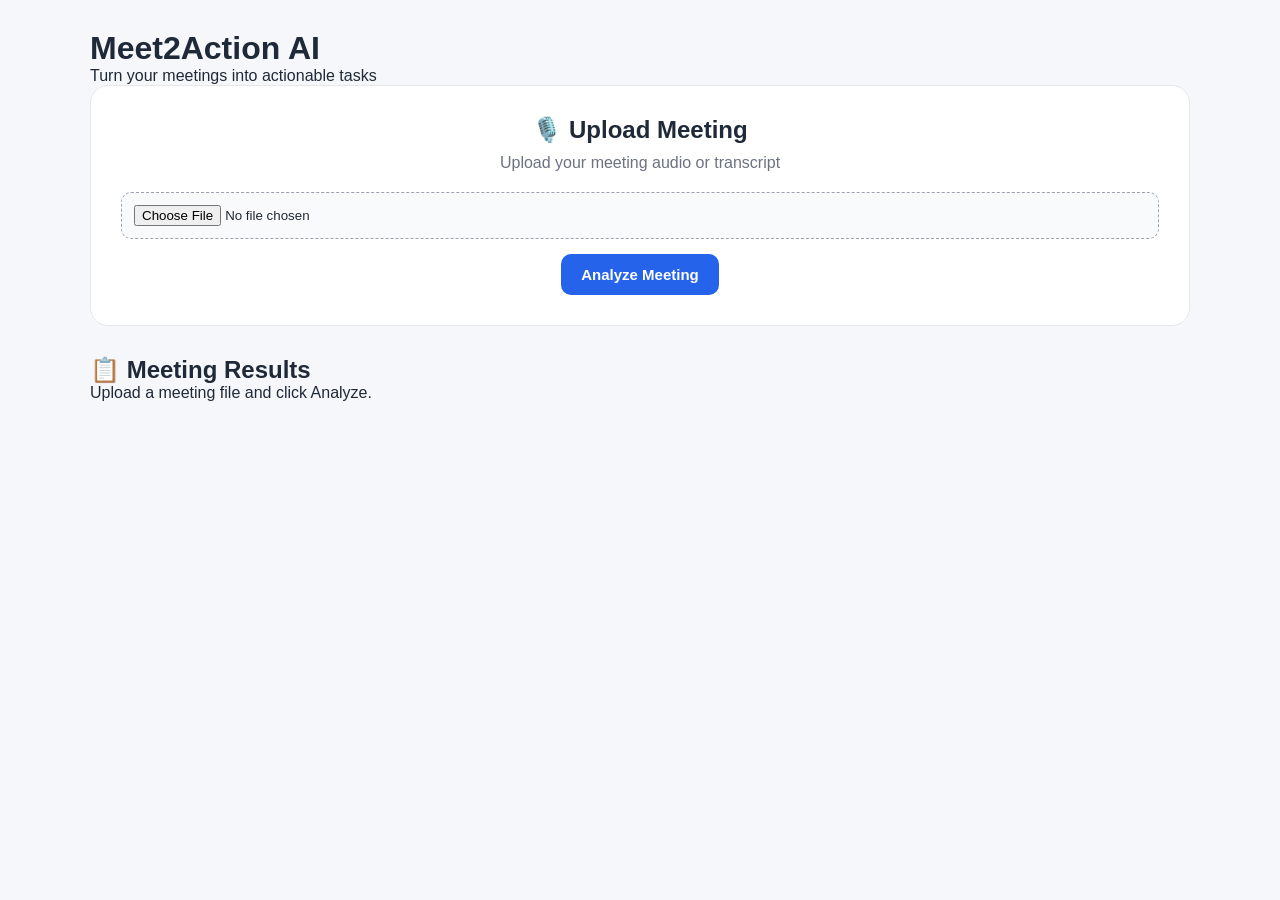
<file: Frontend/index.html>
<!DOCTYPE html>
<html lang="en">
<head>
    <meta charset="UTF-8">
    <meta name="viewport" content="width=device-width, initial-scale=1.0">
    <title>Meet2Action AI</title>

    <link rel="stylesheet" href="style.css">
</head>

<body>

    <div class="container">

        <h1>Meet2Action AI</h1>

        <p class="subtitle">
            Turn your meetings into actionable tasks
        </p>

        <div class="upload-box">

            <h2>🎙️ Upload Meeting</h2>

            <p>
                Upload your meeting audio or transcript
            </p>

            <input type="file" id="meetingFile">

            <button onclick="analyzeMeeting()">
                Analyze Meeting
            </button>

        </div>

        <div id="result" class="result-box">

            <h2>📋 Meeting Results</h2>

            <p id="message">
                Upload a meeting file and click Analyze.
            </p>

        </div>

    </div>

    <script src="script.js"></script>

</body>
</html>
</file>
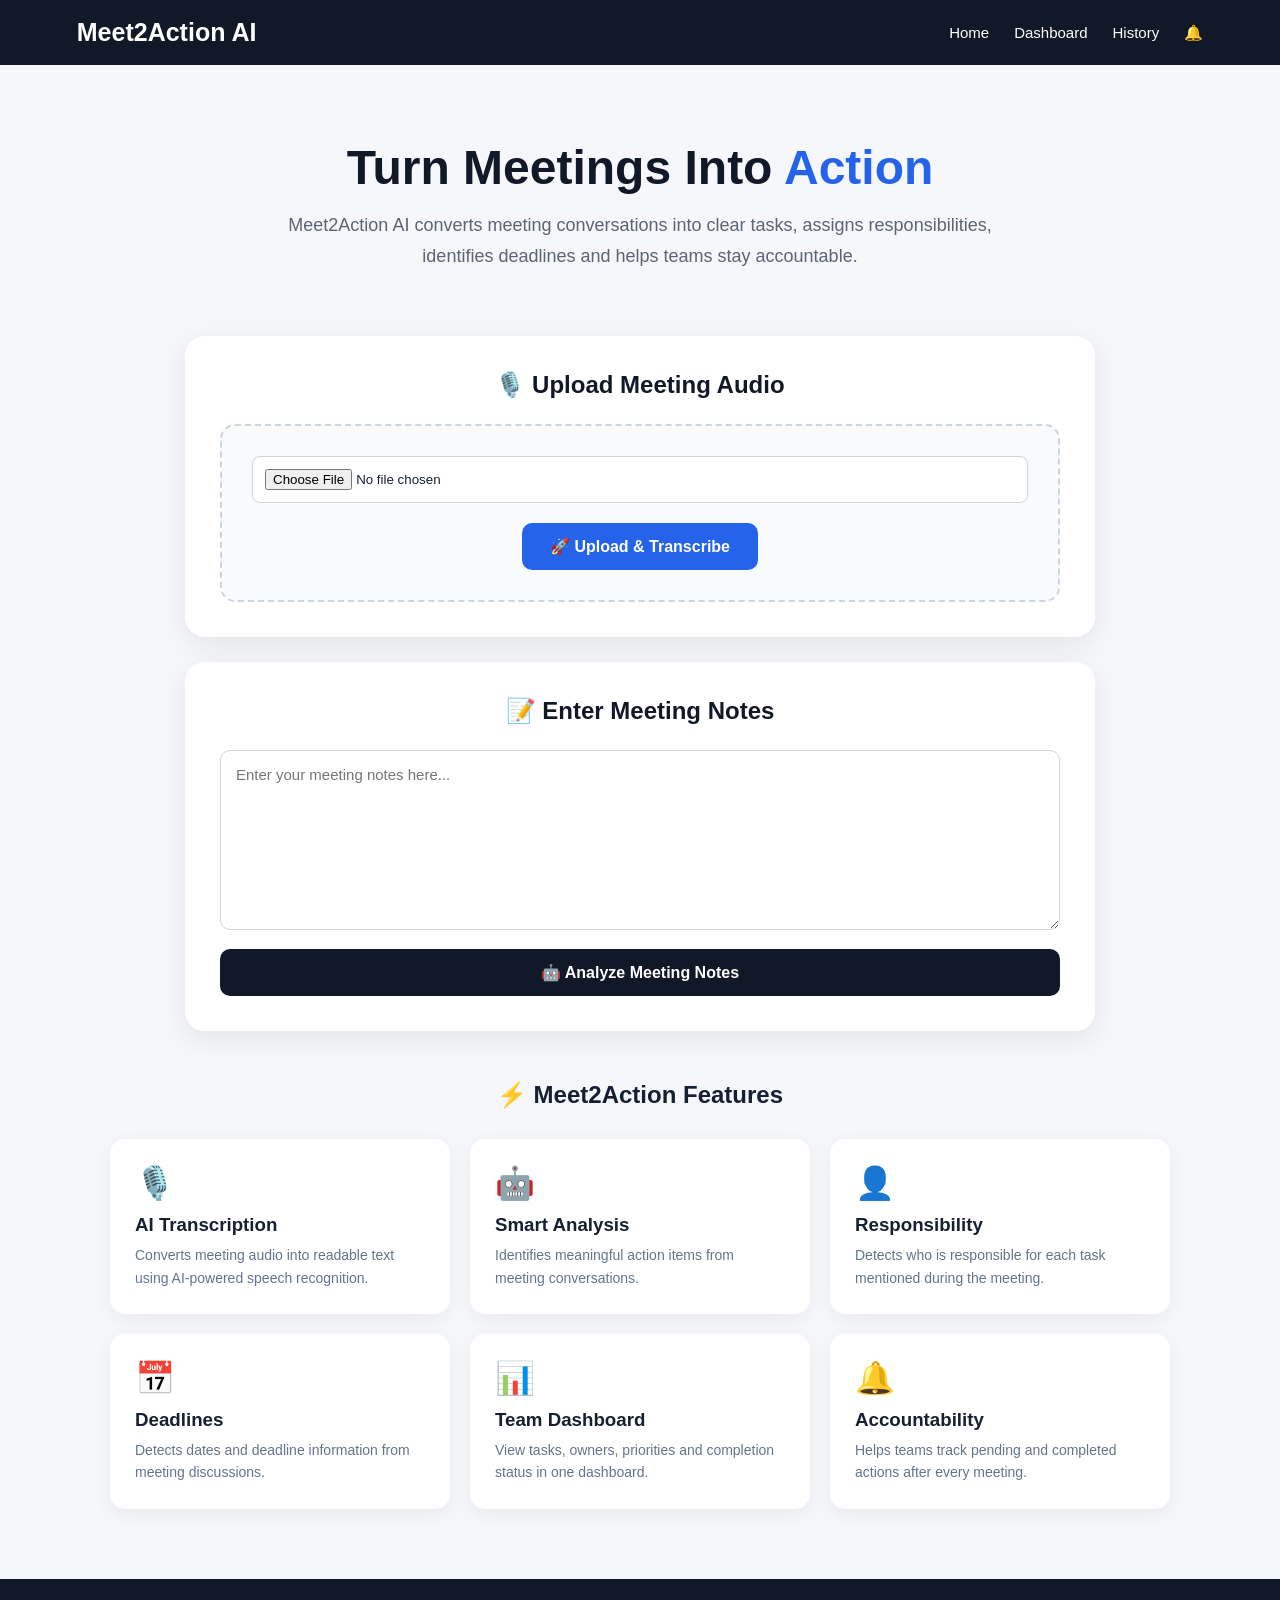
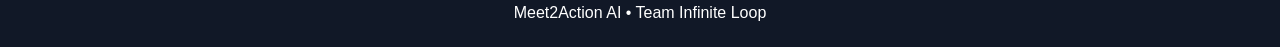
<file: Backend/templates/index.html>
<!DOCTYPE html>
<html lang="en">
<head>
    <meta charset="UTF-8">
    <meta name="viewport" content="width=device-width, initial-scale=1.0">

    <title>Meet2Action AI</title>

    <style>
        * {
            box-sizing: border-box;
            margin: 0;
            padding: 0;
        }

        body {
            font-family: Arial, Helvetica, sans-serif;
            background: #f5f7fb;
            color: #172033;
        }

        /* NAVBAR */

        .navbar {
            background: #111827;
            color: white;
            padding: 18px 6%;
            display: flex;
            justify-content: space-between;
            align-items: center;
        }

        .logo {
            font-size: 25px;
            font-weight: bold;
        }

        .nav-links {
            display: flex;
            gap: 25px;
        }

        .nav-links a {
            color: white;
            text-decoration: none;
            font-size: 15px;
        }

        .nav-links a:hover {
            opacity: 0.75;
        }

        /* HERO */

        .hero {
            text-align: center;
            padding: 75px 20px 45px;
        }

        .hero h1 {
            font-size: 48px;
            margin-bottom: 15px;
            color: #111827;
        }

        .hero h1 span {
            color: #2563eb;
        }

        .hero p {
            max-width: 750px;
            margin: auto;
            font-size: 18px;
            line-height: 1.7;
            color: #5b6475;
        }

        /* ACTION AREA */

        .action-area {
            max-width: 950px;
            margin: 20px auto 50px;
            padding: 0 20px;
        }

        .action-card {
            background: white;
            border-radius: 20px;
            padding: 35px;
            box-shadow: 0 8px 30px rgba(0, 0, 0, 0.08);
            margin-bottom: 25px;
        }

        .action-card h2 {
            text-align: center;
            margin-bottom: 25px;
            color: #111827;
        }

        /* UPLOAD FORM */

        .upload-form {
            border: 2px dashed #cbd5e1;
            border-radius: 15px;
            padding: 30px;
            text-align: center;
            background: #f8fafc;
        }

        .upload-form input[type="file"] {
            display: block;
            width: 100%;
            margin: 0 auto 20px;
            padding: 12px;
            border: 1px solid #d1d5db;
            border-radius: 8px;
            background: white;
        }

        .upload-btn {
            border: none;
            background: #2563eb;
            color: white;
            padding: 14px 28px;
            border-radius: 10px;
            font-size: 16px;
            font-weight: bold;
            cursor: pointer;
        }

        .upload-btn:hover {
            background: #1d4ed8;
        }

        /* NOTES */

        .notes-form textarea {
            width: 100%;
            min-height: 180px;
            resize: vertical;
            padding: 15px;
            border: 1px solid #d1d5db;
            border-radius: 10px;
            font-size: 15px;
            font-family: Arial, sans-serif;
            margin-bottom: 15px;
        }

        .notes-btn {
            width: 100%;
            border: none;
            background: #111827;
            color: white;
            padding: 14px;
            border-radius: 10px;
            font-size: 16px;
            font-weight: bold;
            cursor: pointer;
        }

        .notes-btn:hover {
            background: #1f2937;
        }

        /* FEATURES */

        .features {
            max-width: 1100px;
            margin: 0 auto 70px;
            padding: 0 20px;
        }

        .features h2 {
            text-align: center;
            margin-bottom: 30px;
        }

        .feature-grid {
            display: grid;
            grid-template-columns: repeat(3, 1fr);
            gap: 20px;
        }

        .feature {
            background: white;
            padding: 25px;
            border-radius: 15px;
            box-shadow: 0 5px 20px rgba(0, 0, 0, 0.06);
        }

        .feature-icon {
            font-size: 32px;
            margin-bottom: 12px;
        }

        .feature h3 {
            margin-bottom: 8px;
        }

        .feature p {
            color: #64748b;
            line-height: 1.6;
            font-size: 14px;
        }

        /* FOOTER */

        footer {
            background: #111827;
            color: white;
            text-align: center;
            padding: 25px;
        }

        /* MOBILE */

        @media (max-width: 800px) {

            .hero h1 {
                font-size: 36px;
            }

            .feature-grid {
                grid-template-columns: 1fr;
            }

            .navbar {
                flex-direction: column;
                gap: 15px;
            }

            .nav-links {
                gap: 15px;
            }
        }
    </style>
</head>

<body>

    <!-- NAVBAR -->

    <nav class="navbar">

        <div class="logo">
            Meet2Action AI
        </div>

        <div class="nav-links">
            <a href="/">Home</a>
            <a href="/dashboard">Dashboard</a>
            <a href="/history">History</a>
            <a href="/notifications">🔔</a>
        </div>

    </nav>


    <!-- HERO -->

    <section class="hero">

        <h1>
            Turn Meetings Into <span>Action</span>
        </h1>

        <p>
            Meet2Action AI converts meeting conversations into
            clear tasks, assigns responsibilities, identifies
            deadlines and helps teams stay accountable.
        </p>

    </section>


    <!-- ACTION AREA -->

    <section class="action-area">

        <!-- AUDIO UPLOAD -->

        <div class="action-card">

            <h2>
                🎙️ Upload Meeting Audio
            </h2>

            <!-- IMPORTANT:
                 This MUST be a POST form.
                 Do NOT change it to href="/upload_audio".
            -->

            <form
                class="upload-form"
                action="/upload_audio"
                method="POST"
                enctype="multipart/form-data"
            >

                <input
                    type="file"
                    name="audio"
                    accept="audio/*,video/*"
                    required
                >

                <button
                    type="submit"
                    class="upload-btn"
                >
                    🚀 Upload & Transcribe
                </button>

            </form>

        </div>


        <!-- MEETING NOTES -->

        <div class="action-card">

            <h2>
                📝 Enter Meeting Notes
            </h2>

            <form
                class="notes-form"
                action="/meeting"
                method="POST"
            >

                <textarea
                    name="notes"
                    placeholder="Enter your meeting notes here..."
                    required
                ></textarea>

                <button
                    type="submit"
                    class="notes-btn"
                >
                    🤖 Analyze Meeting Notes
                </button>

            </form>

        </div>

    </section>


    <!-- FEATURES -->

    <section class="features">

        <h2>
            ⚡ Meet2Action Features
        </h2>

        <div class="feature-grid">

            <div class="feature">

                <div class="feature-icon">
                    🎙️
                </div>

                <h3>
                    AI Transcription
                </h3>

                <p>
                    Converts meeting audio into readable
                    text using AI-powered speech recognition.
                </p>

            </div>


            <div class="feature">

                <div class="feature-icon">
                    🤖
                </div>

                <h3>
                    Smart Analysis
                </h3>

                <p>
                    Identifies meaningful action items
                    from meeting conversations.
                </p>

            </div>


            <div class="feature">

                <div class="feature-icon">
                    👤
                </div>

                <h3>
                    Responsibility
                </h3>

                <p>
                    Detects who is responsible for each
                    task mentioned during the meeting.
                </p>

            </div>


            <div class="feature">

                <div class="feature-icon">
                    📅
                </div>

                <h3>
                    Deadlines
                </h3>

                <p>
                    Detects dates and deadline information
                    from meeting discussions.
                </p>

            </div>


            <div class="feature">

                <div class="feature-icon">
                    📊
                </div>

                <h3>
                    Team Dashboard
                </h3>

                <p>
                    View tasks, owners, priorities and
                    completion status in one dashboard.
                </p>

            </div>


            <div class="feature">

                <div class="feature-icon">
                    🔔
                </div>

                <h3>
                    Accountability
                </h3>

                <p>
                    Helps teams track pending and completed
                    actions after every meeting.
                </p>

            </div>

        </div>

    </section>


    <!-- FOOTER -->

    <footer>

        <p>
            Meet2Action AI • Team Infinite Loop
        </p>

    </footer>

</body>
</html>
</file>
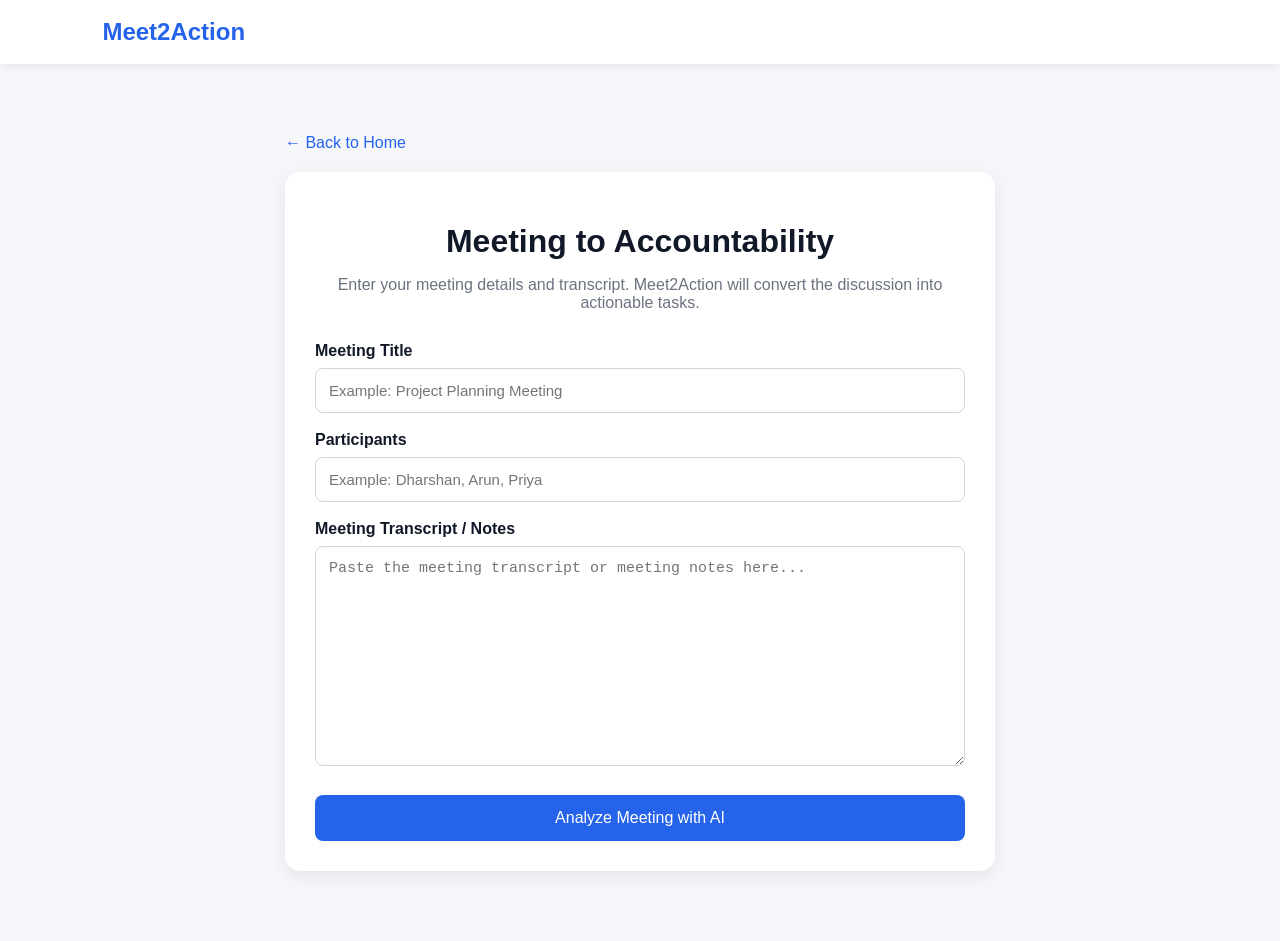
<file: Backend/templates/meeting.html>
<!DOCTYPE html>
<html lang="en">
<head>
    <meta charset="UTF-8">
    <meta name="viewport" content="width=device-width, initial-scale=1.0">

    <title>Meeting Input - Meet2Action</title>

    <style>
        * {
            box-sizing: border-box;
        }

        body {
            margin: 0;
            font-family: Arial, sans-serif;
            background: #f5f7fb;
            color: #111827;
        }

        nav {
            background: white;
            padding: 18px 8%;
            box-shadow: 0 2px 10px rgba(0,0,0,0.08);
        }

        .logo {
            font-size: 24px;
            font-weight: bold;
            color: #2563eb;
        }

        .container {
            max-width: 750px;
            margin: 50px auto;
            padding: 20px;
        }

        .box {
            background: white;
            padding: 30px;
            border-radius: 15px;
            box-shadow: 0 5px 20px rgba(0,0,0,0.08);
        }

        h1 {
            text-align: center;
            margin-bottom: 10px;
        }

        .subtitle {
            text-align: center;
            color: #6b7280;
            margin-bottom: 30px;
        }

        label {
            display: block;
            margin-top: 18px;
            margin-bottom: 8px;
            font-weight: bold;
        }

        input,
        textarea {
            width: 100%;
            padding: 13px;
            border: 1px solid #d1d5db;
            border-radius: 8px;
            font-size: 15px;
        }

        textarea {
            min-height: 220px;
            resize: vertical;
        }

        button {
            width: 100%;
            margin-top: 25px;
            padding: 14px;
            background: #2563eb;
            color: white;
            border: none;
            border-radius: 8px;
            font-size: 16px;
            cursor: pointer;
        }

        button:hover {
            background: #1d4ed8;
        }

        .back {
            display: inline-block;
            margin-bottom: 20px;
            text-decoration: none;
            color: #2563eb;
        }
    </style>
</head>

<body>

    <nav>
        <div class="logo">
            Meet2Action
        </div>
    </nav>

    <div class="container">

        <a class="back" href="/">← Back to Home</a>

        <div class="box">

            <h1>Meeting to Accountability</h1>

            <p class="subtitle">
                Enter your meeting details and transcript.
                Meet2Action will convert the discussion into actionable tasks.
            </p>

            <form action="/meeting" method="POST">

                <label>Meeting Title</label>

                <input
                    type="text"
                    name="meeting_title"
                    placeholder="Example: Project Planning Meeting"
                    required
                >

                <label>Participants</label>

                <input
                    type="text"
                    name="participants"
                    placeholder="Example: Dharshan, Arun, Priya"
                    required
                >

                <label>Meeting Transcript / Notes</label>

                <textarea
                    name="transcript"
                    placeholder="Paste the meeting transcript or meeting notes here..."
                    required
                ></textarea>

                <button type="submit">
                    Analyze Meeting with AI
                </button>

            </form>

        </div>

    </div>

</body>
</html>
</file>
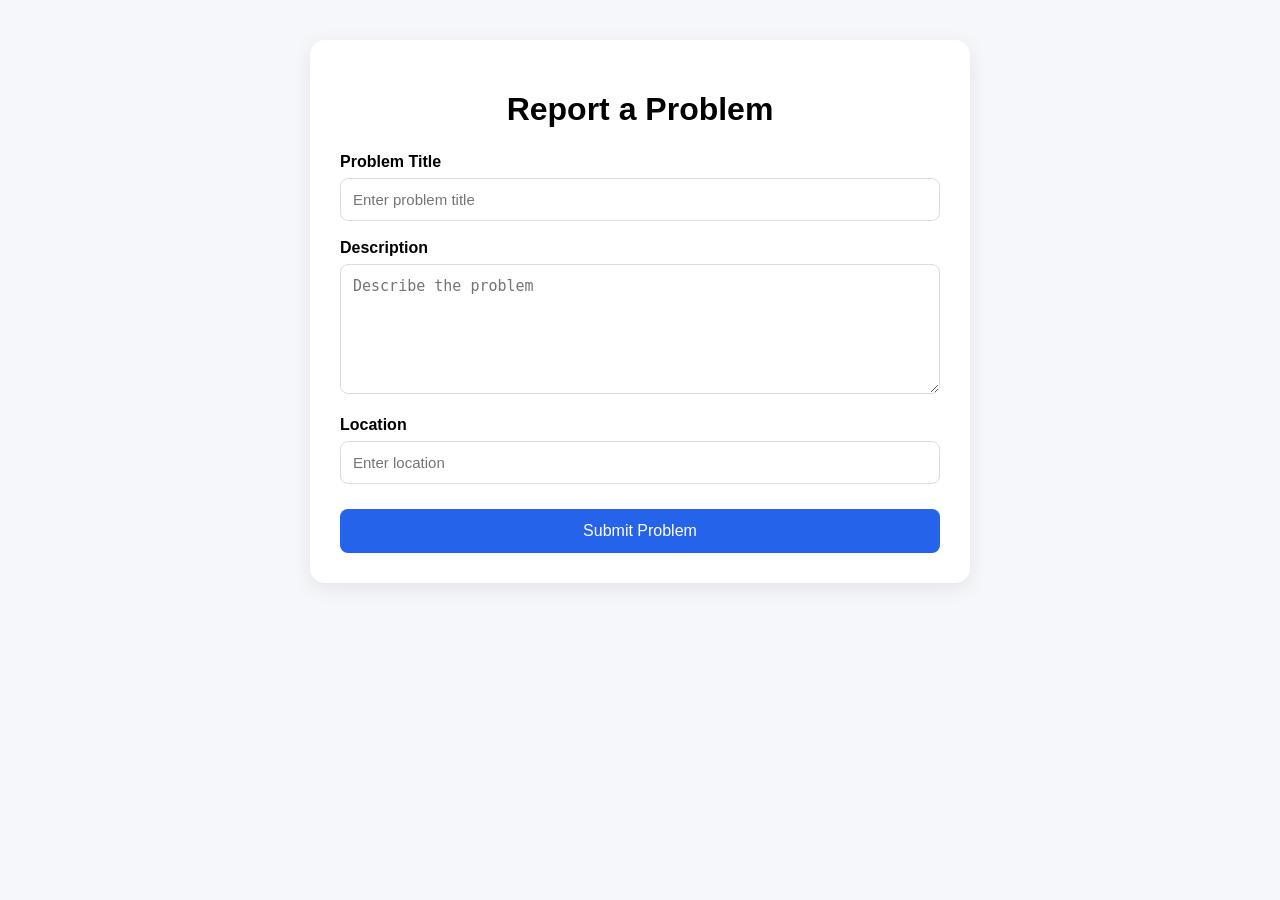
<file: Backend/templates/report.html>
<!DOCTYPE html>
<html lang="en">
<head>
    <meta charset="UTF-8">
    <meta name="viewport" content="width=device-width, initial-scale=1.0">
    <title>Report a Problem - Meet2Action</title>

    <style>
        body {
            font-family: Arial, sans-serif;
            background: #f5f7fb;
            margin: 0;
            padding: 40px 20px;
        }

        .container {
            max-width: 600px;
            margin: auto;
            background: white;
            padding: 30px;
            border-radius: 15px;
            box-shadow: 0 5px 20px rgba(0,0,0,0.08);
        }

        h1 {
            text-align: center;
            margin-bottom: 25px;
        }

        label {
            display: block;
            margin-top: 18px;
            margin-bottom: 7px;
            font-weight: bold;
        }

        input,
        textarea {
            width: 100%;
            padding: 12px;
            border: 1px solid #ddd;
            border-radius: 8px;
            font-size: 15px;
            box-sizing: border-box;
        }

        textarea {
            height: 130px;
            resize: vertical;
        }

        button {
            width: 100%;
            margin-top: 25px;
            padding: 13px;
            background: #2563eb;
            color: white;
            border: none;
            border-radius: 8px;
            font-size: 16px;
            cursor: pointer;
        }
    </style>
</head>

<body>

<div class="container">

    <h1>Report a Problem</h1>

    <form action="/report" method="POST">

        <label>Problem Title</label>
        <input
            type="text"
            name="title"
            placeholder="Enter problem title"
            required
        >

        <label>Description</label>
        <textarea
            name="description"
            placeholder="Describe the problem"
            required
        ></textarea>

        <label>Location</label>
        <input
            type="text"
            name="location"
            placeholder="Enter location"
            required
        >

        <button type="submit">
            Submit Problem
        </button>

    </form>

</div>

</body>
</html>
</file>
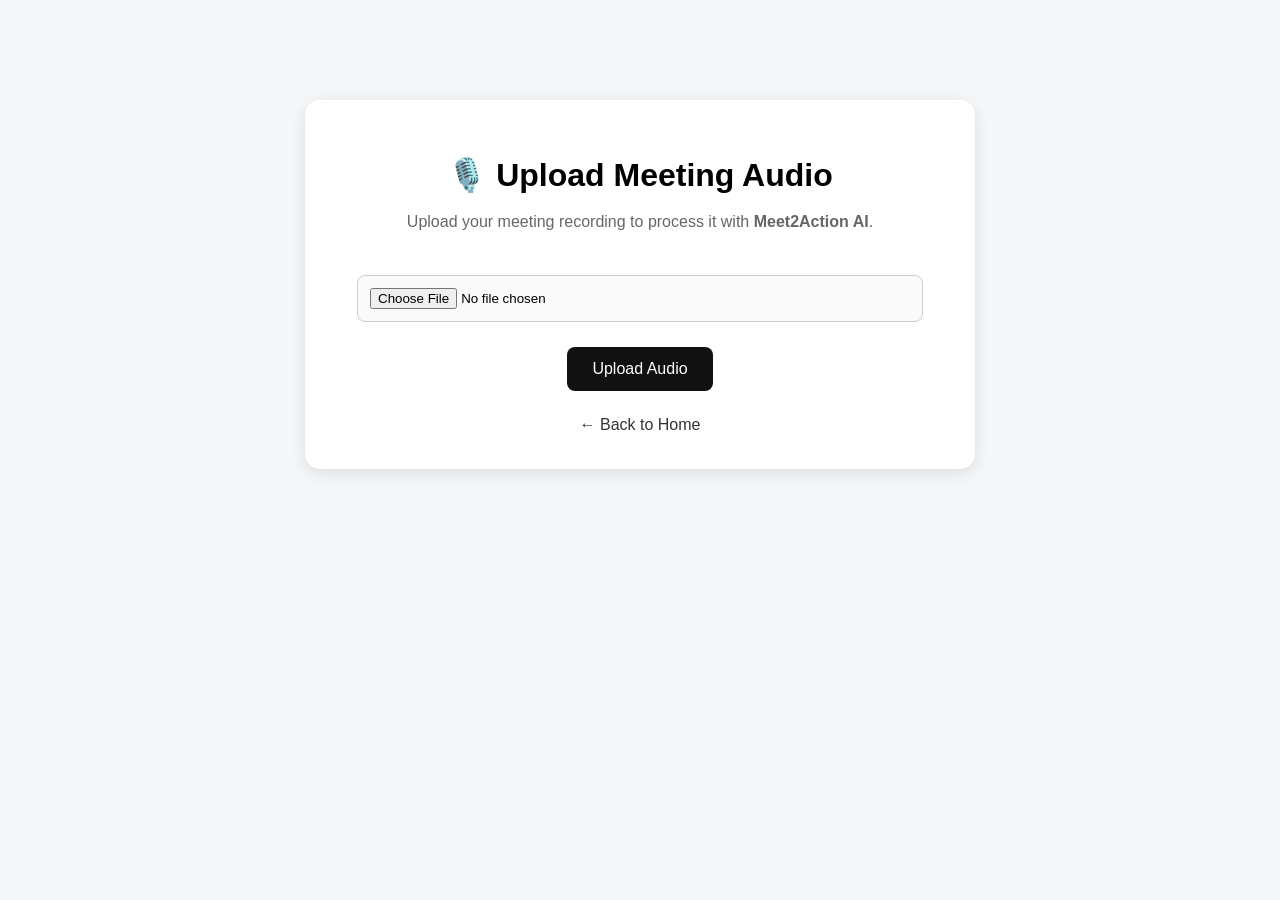
<file: Backend/templates/upload_audio.html>
<!DOCTYPE html>
<html lang="en">

<head>
    <meta charset="UTF-8">
    <meta name="viewport" content="width=device-width, initial-scale=1.0">

    <title>Upload Meeting Audio - Meet2Action AI</title>

    <style>
        body {
            font-family: Arial, sans-serif;
            background: #f4f6f8;
            margin: 0;
            padding: 40px 20px;
        }

        .container {
            max-width: 600px;
            margin: 60px auto;
            background: white;
            padding: 35px;
            border-radius: 15px;
            box-shadow: 0 4px 15px rgba(0, 0, 0, 0.1);
            text-align: center;
        }

        h1 {
            margin-bottom: 10px;
        }

        p {
            color: #666;
            line-height: 1.5;
        }

        input[type="file"] {
            margin: 25px 0;
            padding: 12px;
            width: 90%;
            border: 1px solid #ccc;
            border-radius: 8px;
            background: #fafafa;
        }

        button {
            background: #111;
            color: white;
            border: none;
            padding: 13px 25px;
            border-radius: 8px;
            cursor: pointer;
            font-size: 16px;
        }

        button:hover {
            background: #333;
        }

        button:disabled {
            background: #777;
            cursor: not-allowed;
        }

        .back {
            display: block;
            margin-top: 25px;
            text-decoration: none;
            color: #333;
        }

        .loading {
            display: none;
            margin-top: 25px;
            padding: 15px;
            background: #f1f1f1;
            border-radius: 10px;
        }

        .spinner {
            width: 25px;
            height: 25px;
            border: 3px solid #ddd;
            border-top: 3px solid #111;
            border-radius: 50%;
            animation: spin 1s linear infinite;
            margin: 0 auto 10px;
        }

        @keyframes spin {
            from {
                transform: rotate(0deg);
            }

            to {
                transform: rotate(360deg);
            }
        }
    </style>
</head>

<body>

<div class="container">

    <h1>🎙️ Upload Meeting Audio</h1>

    <p>
        Upload your meeting recording to process it with
        <strong>Meet2Action AI</strong>.
    </p>

    <form
        action="/upload_audio"
        method="POST"
        enctype="multipart/form-data"
        onsubmit="showLoading()"
    >

        <input
            type="file"
            name="audio"
            accept="audio/*"
            required
        >

        <br>

        <button
            type="submit"
            id="uploadBtn"
        >
            Upload Audio
        </button>

    </form>

    <div
        class="loading"
        id="loading"
    >

        <div class="spinner"></div>

        <strong>
            Processing your meeting...
        </strong>

        <p>
            Meet2Action AI is converting your
            audio into transcript.
        </p>

        <small>
            Please don't close this page.
        </small>

    </div>

    <a
        class="back"
        href="/"
    >
        ← Back to Home
    </a>

</div>

<script>

function showLoading() {

    const button =
        document.getElementById("uploadBtn");

    const loading =
        document.getElementById("loading");

    button.disabled = true;

    button.innerText =
        "Processing...";

    loading.style.display =
        "block";
}

</script>

</body>

</html>
</file>
<file: Frontend/style.css>
* {
    margin: 0;
    padding: 0;
    box-sizing: border-box;
}

body {
    font-family: Arial, Helvetica, sans-serif;
    background: #f5f7fb;
    color: #1f2937;
    min-height: 100vh;
}

/* =========================
   MAIN CONTAINER
========================= */

.container {
    width: 90%;
    max-width: 1100px;
    margin: auto;
    padding: 30px 0;
}

/* =========================
   HEADER
========================= */

header {
    background: #111827;
    color: white;
    padding: 22px 5%;
    display: flex;
    justify-content: space-between;
    align-items: center;
}

header h1 {
    font-size: 26px;
}

header p {
    color: #cbd5e1;
    margin-top: 5px;
}

/* =========================
   BUTTONS
========================= */

button {
    border: none;
    padding: 12px 20px;
    border-radius: 10px;
    font-size: 15px;
    font-weight: 600;
    cursor: pointer;
    background: #2563eb;
    color: white;
    transition: 0.2s;
}

button:hover {
    transform: translateY(-1px);
    opacity: 0.9;
}

/* =========================
   UPLOAD SECTION
========================= */

.upload-box {
    background: white;
    padding: 30px;
    border-radius: 18px;
    border: 1px solid #e5e7eb;
    margin-bottom: 30px;
    text-align: center;
}

.upload-box h2 {
    margin-bottom: 10px;
}

.upload-box p {
    color: #6b7280;
    margin-bottom: 20px;
}

input[type="file"] {
    width: 100%;
    padding: 12px;
    border: 1px dashed #9ca3af;
    border-radius: 10px;
    background: #f9fafb;
    margin-bottom: 15px;
}

/* =========================
   MESSAGE
========================= */

#message {
    width: 100%;
}

/* =========================
   LOADING
========================= */

.loading-box {
    background: white;
    padding: 30px;
    border-radius: 16px;
    text-align: center;
    border: 1px solid #e5e7eb;
}

.loading-box h2 {
    margin-bottom: 10px;
}

.loading-box p {
    color: #6b7280;
}

/* =========================
   MEETING RESULT
========================= */

.meeting-result {
    width: 100%;
    max-width: 900px;
    margin: 30px auto;
}

/* =========================
   SUCCESS HEADER
========================= */

.success-header {
    display: flex;
    align-items: center;
    gap: 15px;
    padding: 22px;
    border-radius: 16px;
    margin-bottom: 25px;
    background: white;
    border: 1px solid #e5e7eb;
}

.success-icon {
    width: 48px;
    height: 48px;
    border-radius: 50%;
    display: flex;
    align-items: center;
    justify-content: center;
    font-size: 26px;
    font-weight: bold;
    background: #dcfce7;
    color: #15803d;
}

.success-header h2 {
    margin: 0;
    font-size: 22px;
}

.success-header p {
    margin-top: 5px;
    color: #6b7280;
}

/* =========================
   RESULT SECTION
========================= */

.result-section {
    margin-bottom: 30px;
}

.result-section h3 {
    font-size: 20px;
    margin-bottom: 15px;
}

/* =========================
   TRANSCRIPT
========================= */

.transcript-box {
    background: white;
    padding: 22px;
    border-radius: 14px;
    line-height: 1.8;
    border: 1px solid #e5e7eb;
    color: #374151;
}

/* =========================
   ACTION TITLE
========================= */

.section-title {
    display: flex;
    justify-content: space-between;
    align-items: center;
    margin-bottom: 15px;
}

.section-title h3 {
    margin: 0;
}

.task-count {
    background: #eff6ff;
    color: #2563eb;
    padding: 7px 13px;
    border-radius: 20px;
    font-size: 14px;
    font-weight: 600;
}

/* =========================
   ACTION LIST
========================= */

.action-list {
    display: flex;
    flex-direction: column;
    gap: 15px;
}

/* =========================
   ACTION CARD
========================= */

.action-card {
    display: flex;
    gap: 18px;
    padding: 20px;
    background: white;
    border-radius: 16px;
    border: 1px solid #e5e7eb;
    transition: 0.2s;
}

.action-card:hover {
    transform: translateY(-2px);
}

/* =========================
   ACTION NUMBER
========================= */

.action-number {
    min-width: 38px;
    height: 38px;
    border-radius: 50%;
    background: #2563eb;
    color: white;
    display: flex;
    align-items: center;
    justify-content: center;
    font-weight: bold;
}

/* =========================
   ACTION CONTENT
========================= */

.action-content {
    width: 100%;
}

.action-row {
    display: flex;
    justify-content: space-between;
    align-items: center;
    gap: 20px;
    padding: 10px 0;
    border-bottom: 1px solid #f0f0f0;
}

.action-row:last-child {
    border-bottom: none;
}

.label {
    font-weight: 600;
    color: #6b7280;
}

.action-row strong {
    text-align: right;
    color: #111827;
}

/* =========================
   PRIORITY
========================= */

.priority {
    padding: 6px 13px;
    border-radius: 20px;
    font-size: 13px;
    font-weight: 700;
}

.priority.high {
    background: #fee2e2;
    color: #b91c1c;
}

.priority.medium {
    background: #fef3c7;
    color: #b45309;
}

.priority.low {
    background: #dcfce7;
    color: #15803d;
}

/* =========================
   NO TASK
========================= */

.no-task {
    background: white;
    padding: 22px;
    border-radius: 14px;
    border: 1px solid #e5e7eb;
    color: #6b7280;
}

/* =========================
   ERROR
========================= */

.error-box {
    background: #fff;
    padding: 22px;
    border-radius: 14px;
    border: 1px solid #fecaca;
    color: #b91c1c;
}

.error-box p {
    margin-top: 8px;
}

/* =========================
   RESPONSIVE MOBILE
========================= */

@media (max-width: 700px) {

    .container {
        width: 94%;
        padding: 20px 0;
    }

    header {
        padding: 18px 4%;
    }

    header h1 {
        font-size: 21px;
    }

    .upload-box {
        padding: 20px;
    }

    .success-header {
        padding: 18px;
    }

    .success-header h2 {
        font-size: 18px;
    }

    .action-card {
        padding: 15px;
    }

    .action-row {
        flex-direction: column;
        align-items: flex-start;
        gap: 5px;
    }

    .action-row strong {
        text-align: left;
    }

    .section-title {
        align-items: flex-start;
        gap: 10px;
    }

    .task-count {
        font-size: 12px;
    }
}
</file>
